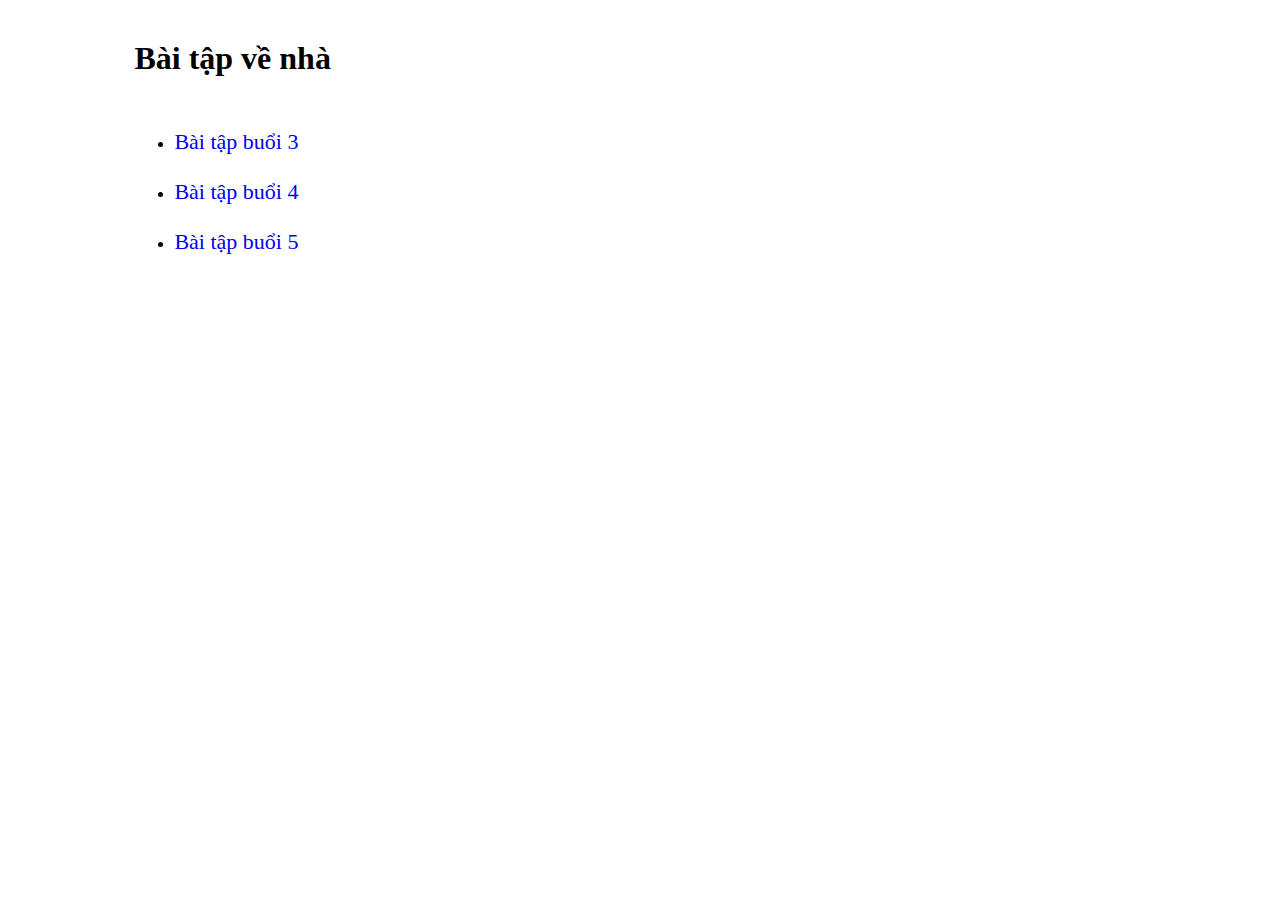
<file: index.html>
<!doctype html>
<html lang="en">
    <head>
        <meta charset="UTF-8" />
        <meta name="viewport" content="width=device-width, initial-scale=1.0" />
        <title>BTVN_F8</title>
        <style>
            ul,
            .Heading {
                margin-top: 40px;
                margin-left: 10%;
            }
            ul > li > a {
                line-height: 50px;
                text-decoration: none;
                font-size: 22px;
            }
        </style>
    </head>
    <body>
        <div class="Heading"><h1>Bài tập về nhà</h1></div>
        <ul>
            <li><a href="./F8_BTVN_Day3/Buoi_3.html">Bài tập buổi 3</a></li>
            <li><a href="./F8_BTVN-Day4/Buoi4.html">Bài tập buổi 4</a></li>
            <li><a href="./F8_BYVN_Day5/Buoi5.html">Bài tập buổi 5</a></li>
        </ul>
    </body>
</html>
</file>
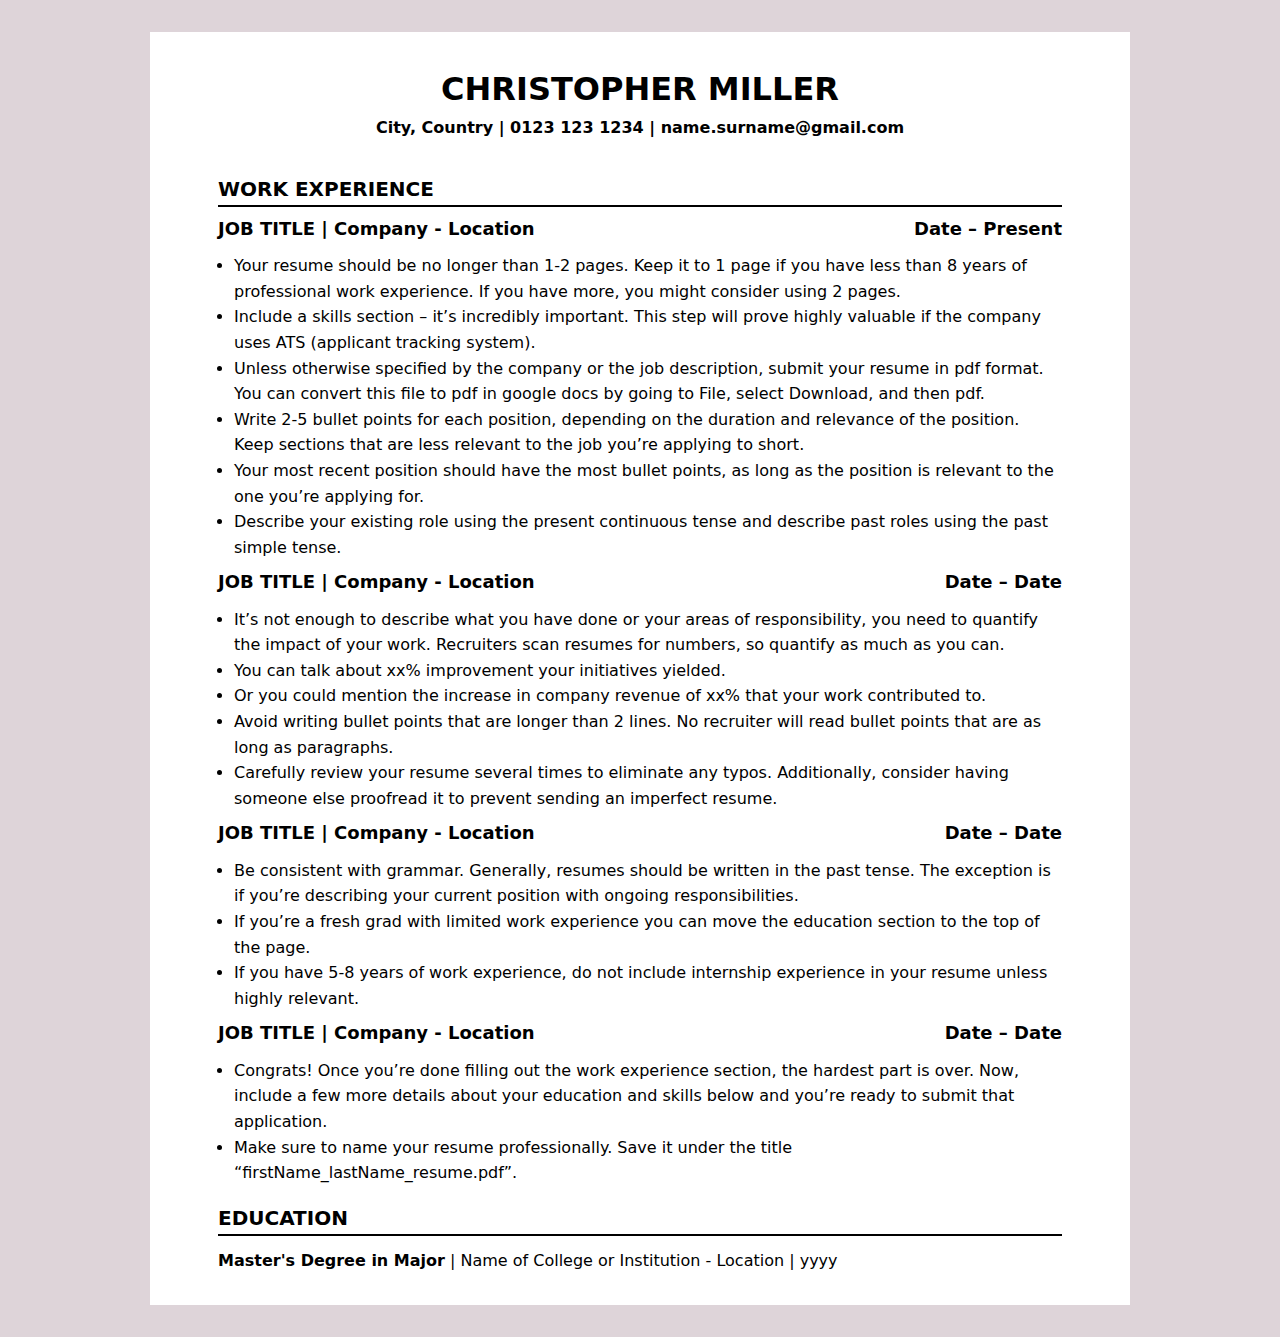
<file: F8_BTVN-Day4/cv.html>
<!doctype html>
<html lang="en">
    <head>
        <meta charset="UTF-8" />
        <meta name="viewport" content="width=device-width, initial-scale=1.0" />
        <title>Document</title>
        <link rel="stylesheet" href="./asset/reset.css" />
        <link rel="stylesheet" href="./asset/style.css" />
    </head>
    <body>
        <div class="cv">
            <div class="heading-1">
                <h1>CHRISTOPHER MILLER</h1>
                <p class="fw_600">
                    City, Country | 0123 123 1234 | name.surname@gmail.com
                </p>
            </div>
            <div class="heading-2">
                <h2>WORK EXPERIENCE</h2>
            </div>
            <div class="heading-3">
                <span>JOB TITLE | Company - Location</span>
                <span>Date – Present</span>
                <span class="full-width"></span>
            </div>
            <div class="info">
                <ul>
                    <li>
                        <p>
                            Your resume should be no longer than 1-2 pages. Keep
                            it to 1 page if you have less than 8 years of
                            professional work experience. If you have more, you
                            might consider using 2 pages.
                        </p>
                    </li>
                    <li>
                        <p>
                            Include a skills section – it’s incredibly
                            important. This step will prove highly valuable if
                            the company uses ATS (applicant tracking system).
                        </p>
                    </li>
                    <li>
                        <p>
                            Unless otherwise specified by the company or the job
                            description, submit your resume in pdf format. You
                            can convert this file to pdf in google docs by going
                            to File, select Download, and then pdf.
                        </p>
                    </li>
                    <li>
                        <p>
                            Write 2-5 bullet points for each position, depending
                            on the duration and relevance of the position. Keep
                            sections that are less relevant to the job you’re
                            applying to short.
                        </p>
                    </li>
                    <li>
                        <p>
                            Your most recent position should have the most
                            bullet points, as long as the position is relevant
                            to the one you’re applying for.
                        </p>
                    </li>
                    <li>
                        <p>
                            Describe your existing role using the present
                            continuous tense and describe past roles using the
                            past simple tense.
                        </p>
                    </li>
                </ul>
            </div>
            <div class="heading-3">
                <span>JOB TITLE | Company - Location</span>
                <span>Date – Date</span>
                <span class="full-width"></span>
            </div>
            <div class="info">
                <ul>
                    <li>
                        <p>
                            It’s not enough to describe what you have done or
                            your areas of responsibility, you need to quantify
                            the impact of your work. Recruiters scan resumes for
                            numbers, so quantify as much as you can.
                        </p>
                    </li>
                    <li>
                        <p>
                            You can talk about xx% improvement your initiatives
                            yielded.
                        </p>
                    </li>
                    <li>
                        <p>
                            Or you could mention the increase in company revenue
                            of xx% that your work contributed to.
                        </p>
                    </li>
                    <li>
                        <p>
                            Avoid writing bullet points that are longer than 2
                            lines. No recruiter will read bullet points that are
                            as long as paragraphs.
                        </p>
                    </li>
                    <li>
                        <p>
                            Carefully review your resume several times to
                            eliminate any typos. Additionally, consider having
                            someone else proofread it to prevent sending an
                            imperfect resume.
                        </p>
                    </li>
                </ul>
            </div>
            <div class="heading-3">
                <span>JOB TITLE | Company - Location</span>
                <span>Date – Date</span>
                <span class="full-width"></span>
            </div>
            <div class="info">
                <ul>
                    <li>
                        <p>
                            Be consistent with grammar. Generally, resumes
                            should be written in the past tense. The exception
                            is if you’re describing your current position with
                            ongoing responsibilities.
                        </p>
                    </li>
                    <li>
                        <p>
                            If you’re a fresh grad with limited work experience
                            you can move the education section to the top of the
                            page.
                        </p>
                    </li>
                    <li>
                        <p>
                            If you have 5-8 years of work experience, do not
                            include internship experience in your resume unless
                            highly relevant.
                        </p>
                    </li>
                </ul>
            </div>
            <div class="heading-3">
                <span>JOB TITLE | Company - Location</span>
                <span>Date – Date</span>
                <span class="full-width"></span>
            </div>
            <div class="info">
                <ul>
                    <li>
                        <p>
                            Congrats! Once you’re done filling out the work
                            experience section, the hardest part is over. Now,
                            include a few more details about your education and
                            skills below and you’re ready to submit that
                            application.
                        </p>
                    </li>
                    <li>
                        <p>
                            Make sure to name your resume professionally. Save
                            it under the title “firstName_lastName_resume.pdf”.
                        </p>
                    </li>
                </ul>
            </div>
            <div class="heading-2">
                <h2>EDUCATION</h2>
            </div>
            <div class="mt_12">
                <strong>Master's Degree in Major</strong> | Name of College or
                Institution - Location | yyyy
            </div>
        </div>
    </body>
</html>
</file>
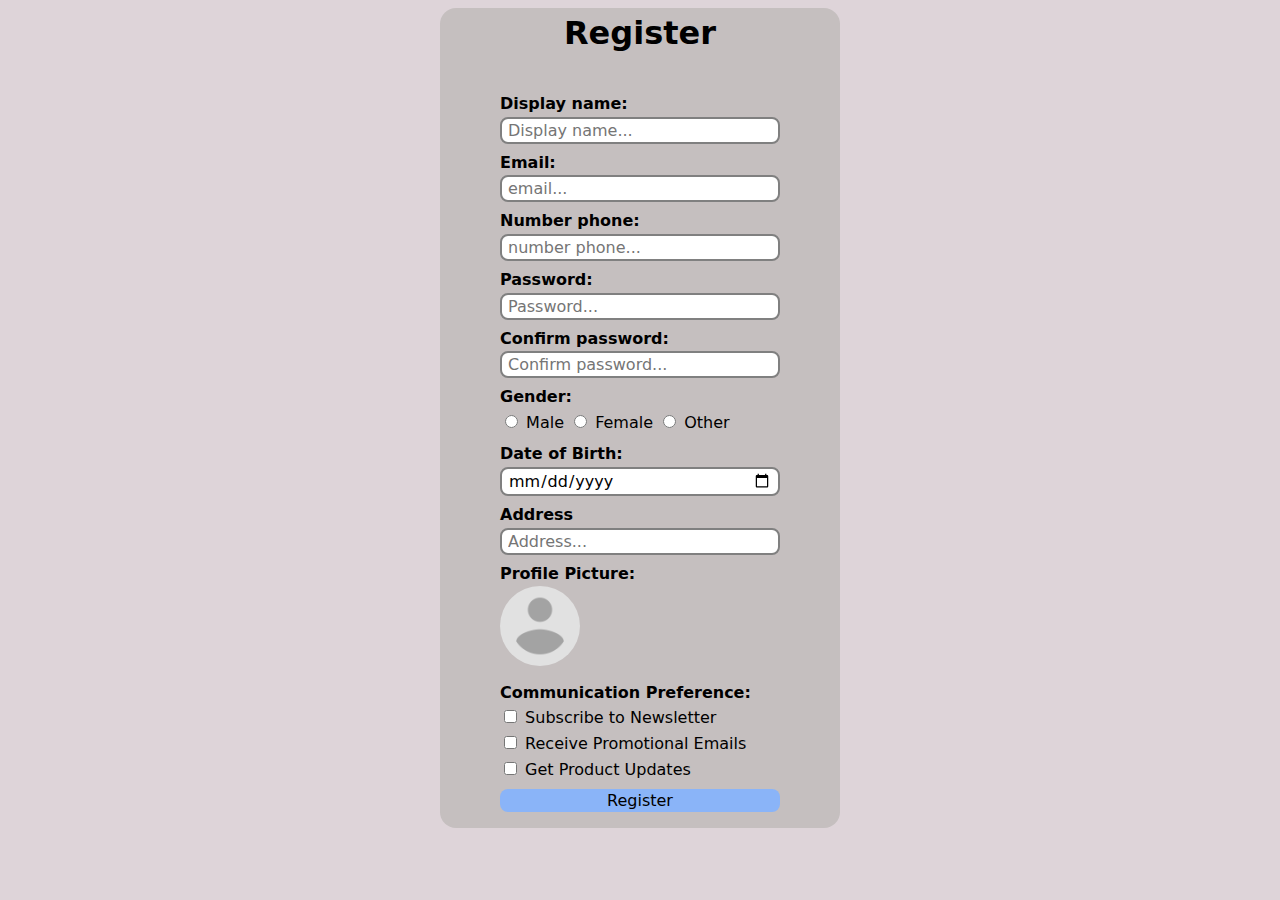
<file: F8_BTVN-Day4/form.html>
<!doctype html>
<html lang="en">
    <head>
        <meta charset="UTF-8" />
        <meta name="viewport" content="width=device-width, initial-scale=1.0" />
        <title>Document</title>
        <link rel="stylesheet" href="./asset/reset.css" />
        <link rel="stylesheet" href="./asset/style.css" />
    </head>
    <body>
        <div class="form">
            <div class="heading-1"><h1>Register</h1></div>
            <form class="Register" action="" autocomplete="off">
                <div class="form-group">
                    <label for="name" class="fw_600"> Display name: </label>
                    <input
                        type="text"
                        id="name"
                        placeholder="Display name..."
                    />
                </div>
                <div class="form-group">
                    <label for="email" class="fw_600"> Email: </label>
                    <input type="email" id="email" placeholder="email..." />
                </div>
                <div class="form-group">
                    <label for="phone" class="fw_600"> Number phone: </label>
                    <input
                        type="tel"
                        id="phone"
                        placeholder="number phone..."
                    />
                </div>
                <div class="form-group">
                    <label for="pass" class="fw_600"> Password: </label>
                    <input
                        type="password"
                        id="pass"
                        placeholder="Password..."
                    />
                </div>
                <div class="form-group">
                    <label for="cf_pass" class="fw_600">
                        Confirm password:
                    </label>
                    <input
                        type="password"
                        id="cf_pass"
                        placeholder="Confirm password..."
                    />
                </div>
                <div class="form-group">
                    <p class="fw_600">Gender:</p>
                    <div class="form-horizontal">
                        <label>
                            <input type="radio" name="gender" value="male" />
                            Male
                        </label>
                        <label>
                            <input type="radio" name="gender" value="female" />
                            Female
                        </label>
                        <label>
                            <input type="radio" name="gender" value="other" />
                            Other
                        </label>
                    </div>
                </div>
                <div class="form-group">
                    <label for="date" class="fw_600"> Date of Birth: </label>
                    <input type="date" id="date" />
                </div>
                <div class="form-group">
                    <label for="address" class="fw_600"> Address </label>
                    <input type="text" id="address" placeholder="Address..." />
                </div>
                <div class="form-group">
                    <p class="fw_600">Profile Picture:</p>
                    <label>
                        <img
                            src="./asset/img/img-avatar-pl_holder.png"
                            alt=""
                            class="avatar"
                        />
                        <input type="file" hidden accept="image/*" />
                    </label>
                    <input type="file" hidden />
                </div>
                <div class="form-group">
                    <p class="fw_600">Communication Preference:</p>
                    <label>
                        <input
                            type="checkbox"
                            name="Preference"
                            value="newsletter"
                        />
                        Subscribe to Newsletter
                    </label>
                    <label>
                        <input
                            type="checkbox"
                            name="Preference"
                            value="promotional email"
                        />
                        Receive Promotional Emails
                    </label>
                    <label>
                        <input
                            type="checkbox"
                            name="Preference"
                            value="get update"
                        />
                        Get Product Updates
                    </label>
                </div>
                <div class="form-group">
                    <button>Register</button>
                </div>
            </form>
        </div>
    </body>
</html>
</file>
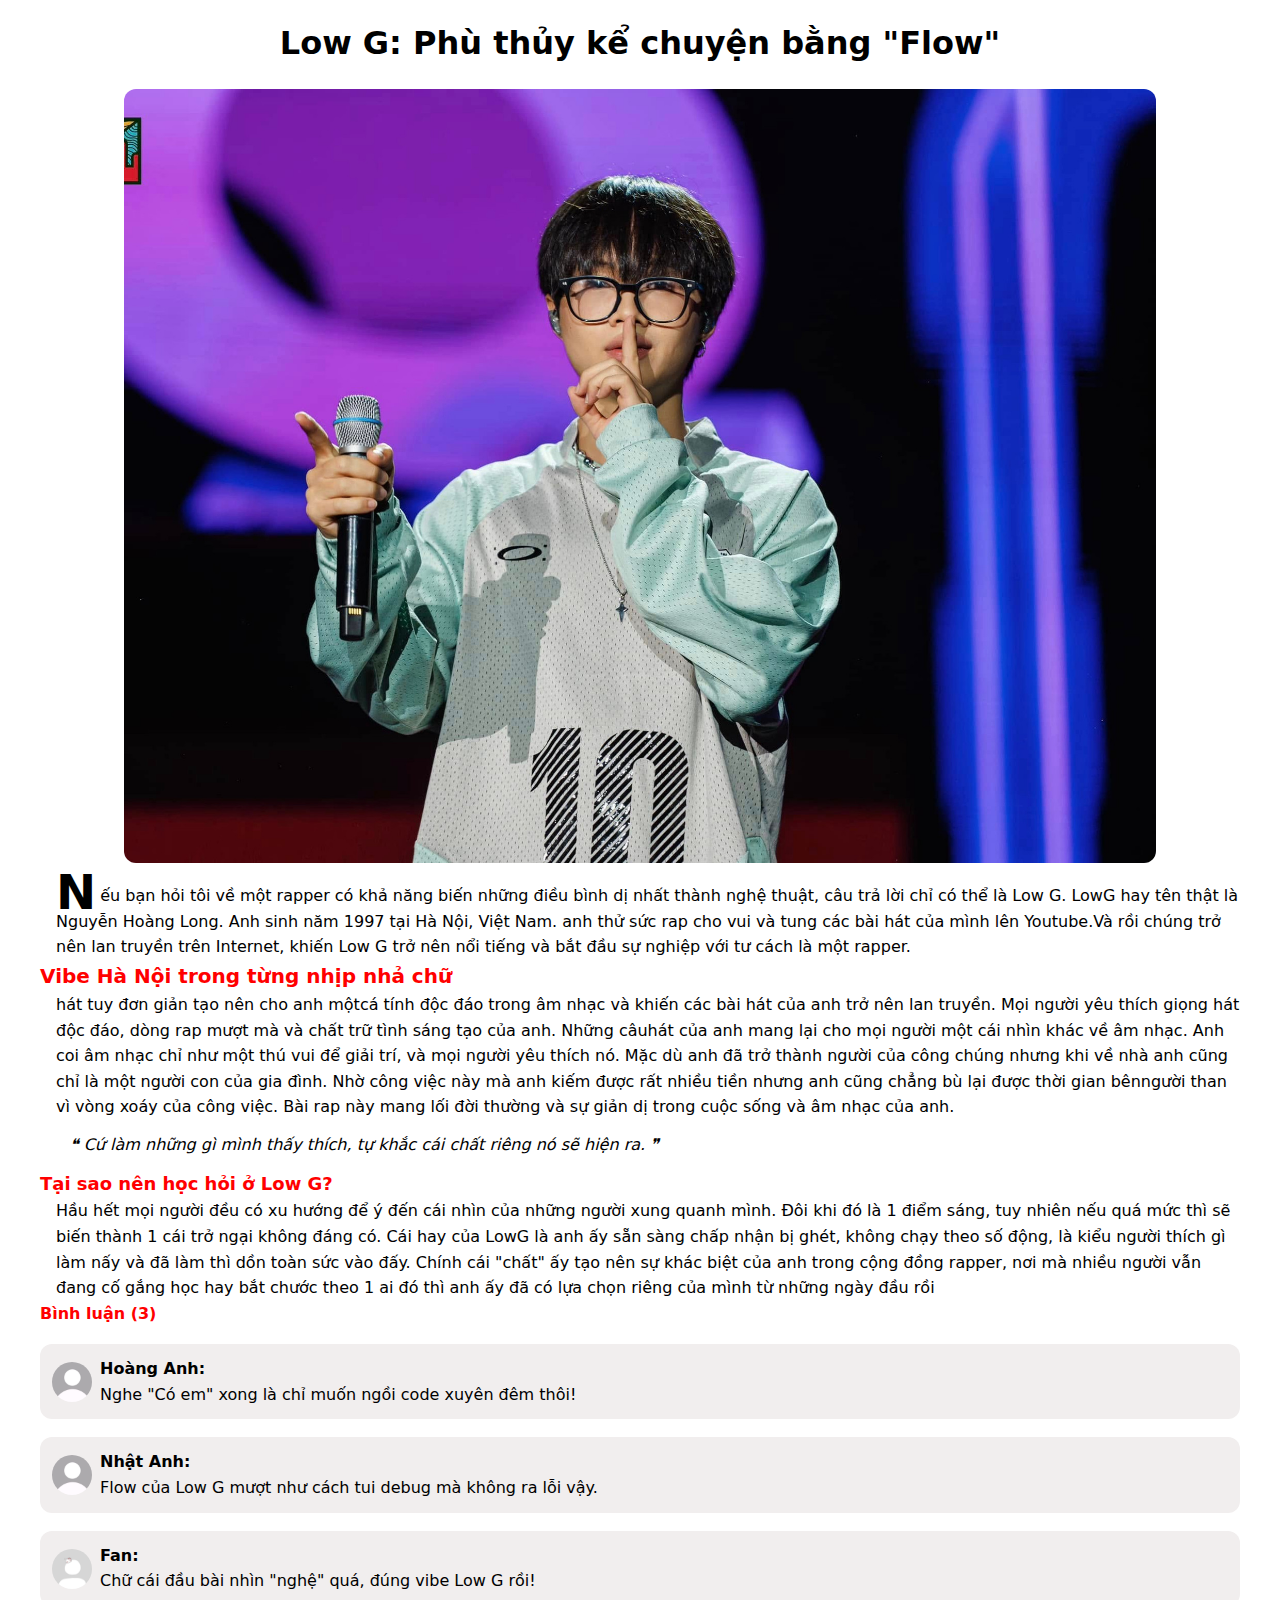
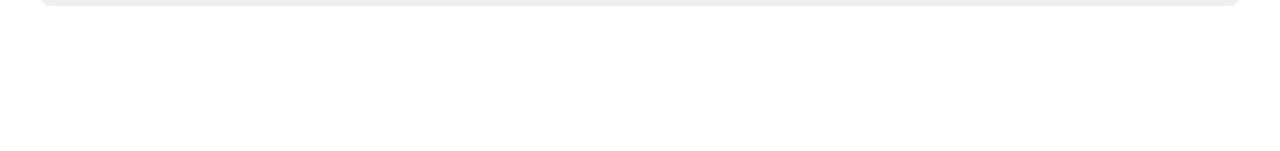
<file: F8_BYVN_Day5/blog-post.html>
<!doctype html>
<html lang="vi">
    <head>
        <meta charset="UTF-8" />
        <meta name="viewport" content="width=device-width, initial-scale=1.0" />
        <title>
            Low G - Khi Flow trở thành một thứ khó đoán | Blog của Hoàng Anh
        </title>
        <link rel="stylesheet" href="./asset/reset.css" />
        <link rel="stylesheet" href="./asset/styles.css" />
    </head>
    <body>
        <div class="main-blog">
            <header class="blog-header">
                <h1 class="title">Low G: Phù thủy kể chuyện bằng "Flow"</h1>
                <img
                    src="/F8_BYVN_Day5/asset/img/anh-nen_LowG.jpg"
                    alt="Low G"
                    class="hero-img"
                />
            </header>

            <div class="content-body">
                <p class="first-para">
                    Nếu bạn hỏi tôi về một rapper có khả năng biến những điều
                    bình dị nhất thành nghệ thuật, câu trả lời chỉ có thể là Low
                    G. LowG hay tên thật là Nguyễn Hoàng Long. Anh sinh năm 1997
                    tại Hà Nội, Việt Nam. anh thử sức rap cho vui và tung các
                    bài hát của mình lên Youtube.Và rồi chúng trở nên lan truyền
                    trên Internet, khiến Low G trở nên nổi tiếng và bắt đầu sự
                    nghiệp với tư cách là một rapper.
                </p>

                <h2 class="sub-heading">Vibe Hà Nội trong từng nhịp nhả chữ</h2>
                <p>
                    hát tuy đơn giản tạo nên cho anh mộtcá tính độc đáo trong âm
                    nhạc và khiến các bài hát của anh trở nên lan truyền. Mọi
                    người yêu thích giọng hát độc đáo, dòng rap mượt mà và chất
                    trữ tình sáng tạo của anh. Những câuhát của anh mang lại cho
                    mọi người một cái nhìn khác về âm nhạc. Anh coi âm nhạc chỉ
                    như một thú vui để giải trí, và mọi người yêu thích nó. Mặc
                    dù anh đã trở thành người của công chúng nhưng khi về nhà
                    anh cũng chỉ là một người con của gia đình. Nhờ công việc
                    này mà anh kiếm được rất nhiều tiền nhưng anh cũng chẳng bù
                    lại được thời gian bênngười than vì vòng xoáy của công việc.
                    Bài rap này mang lối đời thường và sự giản dị trong cuộc
                    sống và âm nhạc của anh.
                </p>

                <blockquote class="cool-quote">
                    Cứ làm những gì mình thấy thích, tự khắc cái chất riêng nó
                    sẽ hiện ra.
                </blockquote>

                <h3 class="sub-heading">Tại sao nên học hỏi ở Low G?</h3>
                <p>
                    Hầu hết mọi người đều có xu hướng để ý đến cái nhìn của
                    những người xung quanh mình. Đôi khi đó là 1 điểm sáng, tuy
                    nhiên nếu quá mức thì sẽ biến thành 1 cái trở ngại không
                    đáng có. Cái hay của LowG là anh ấy sẵn sàng chấp nhận bị
                    ghét, không chạy theo số động, là kiểu người thích gì làm
                    nấy và đã làm thì dồn toàn sức vào đấy. Chính cái "chất" ấy
                    tạo nên sự khác biệt của anh trong cộng đồng rapper, nơi mà
                    nhiều người vẫn đang cố gắng học hay bắt chước theo 1 ai đó
                    thì anh ấy đã có lựa chọn riêng của mình từ những ngày đầu
                    rồi
                </p>
            </div>

            <div class="comments">
                <h4 class="sub-heading">Bình luận (3)</h4>

                <div class="comment-item">
                    <img src="./asset/img/avatar_trang_1.jpg" alt="" />
                    <strong>Hoàng Anh:</strong>
                    <p>
                        Nghe "Có em" xong là chỉ muốn ngồi code xuyên đêm thôi!
                    </p>
                </div>
                <div class="comment-item">
                    <img src="./asset/img/avatar_trang_1.jpg" alt="" />
                    <strong>Nhật Anh:</strong>
                    <p>
                        Flow của Low G mượt như cách tui debug mà không ra lỗi
                        vậy.
                    </p>
                </div>
                <div class="comment-item">
                    <img src="./asset/img/anh-avatar-trang2.jpg" alt="" />
                    <strong>Fan:</strong>
                    <p>Chữ cái đầu bài nhìn "nghệ" quá, đúng vibe Low G rồi!</p>
                </div>
            </div>
        </div>
    </body>
</html>
</file>
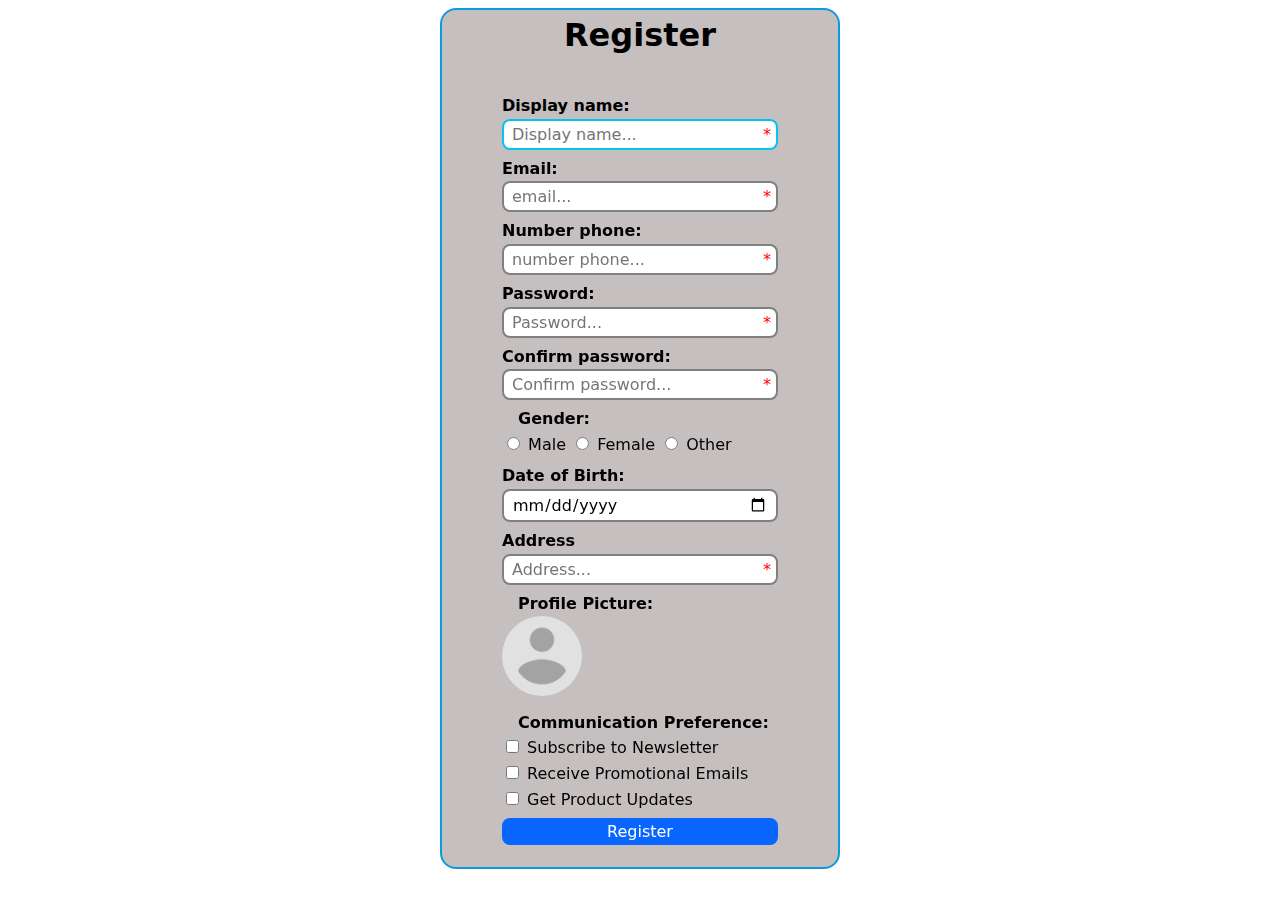
<file: F8_BYVN_Day5/form-interactive.html>
<!doctype html>
<html lang="en">
    <head>
        <meta charset="UTF-8" />
        <meta name="viewport" content="width=device-width, initial-scale=1.0" />
        <title>Form</title>
        <link rel="stylesheet" href="./asset/reset.css" />
        <link rel="stylesheet" href="./asset/styles.css" />
    </head>
    <body>
        <div class="form">
            <div class="heading-1"><h1>Register</h1></div>
            <form
                class="Register"
                action=""
                autocomplete="off"
                spellcheck="false"
            >
                <div class="form-group">
                    <label for="name" class="fw_600"> Display name: </label>
                    <input
                        type="text"
                        id="name"
                        placeholder="Display name..."
                        autofocus
                        required
                    />
                </div>
                <div class="form-group">
                    <label for="email" class="fw_600"> Email: </label>
                    <input
                        type="email"
                        id="email"
                        placeholder="email..."
                        required
                    />
                </div>
                <div class="form-group">
                    <label for="phone" class="fw_600"> Number phone: </label>
                    <input
                        type="tel"
                        id="phone"
                        placeholder="number phone..."
                        required
                    />
                </div>
                <div class="form-group">
                    <label for="pass" class="fw_600"> Password: </label>
                    <input
                        type="password"
                        id="pass"
                        placeholder="Password..."
                        required
                    />
                </div>
                <div class="form-group">
                    <label for="cf_pass" class="fw_600">
                        Confirm password:
                    </label>
                    <input
                        type="password"
                        id="cf_pass"
                        placeholder="Confirm password..."
                        required
                    />
                </div>
                <div class="form-group">
                    <p class="fw_600">Gender:</p>
                    <div class="form-horizontal">
                        <label>
                            <input type="radio" name="gender" value="male" />
                            Male
                        </label>
                        <label>
                            <input type="radio" name="gender" value="female" />
                            Female
                        </label>
                        <label>
                            <input type="radio" name="gender" value="other" />
                            Other
                        </label>
                    </div>
                </div>
                <div class="form-group">
                    <label for="date" class="fw_600"> Date of Birth: </label>
                    <input class="not-required" type="date" id="date" />
                </div>
                <div class="form-group">
                    <label for="address" class="fw_600"> Address </label>
                    <input
                        type="text"
                        id="address"
                        placeholder="Address..."
                        required
                    />
                </div>
                <div class="form-group">
                    <p class="fw_600">Profile Picture:</p>
                    <label>
                        <img
                            src="./asset/img/img-avatar-pl_holder.png"
                            alt=""
                            class="avatar"
                        />
                        <input type="file" hidden accept="image/*" />
                    </label>
                </div>
                <div class="form-group">
                    <p class="fw_600">Communication Preference:</p>
                    <label>
                        <input
                            type="checkbox"
                            name="Communication-Preference"
                            value="newsletter"
                        />
                        Subscribe to Newsletter
                    </label>
                    <label>
                        <input
                            type="checkbox"
                            name="Communication-Preference"
                            value="promotional email"
                        />
                        Receive Promotional Emails
                    </label>
                    <label>
                        <input
                            type="checkbox"
                            name="Communication-Preference"
                            value="get update"
                        />
                        Get Product Updates
                    </label>
                </div>
                <div class="form-group">
                    <button class="btn">Register</button>
                </div>
            </form>
        </div>
    </body>
</html>
</file>
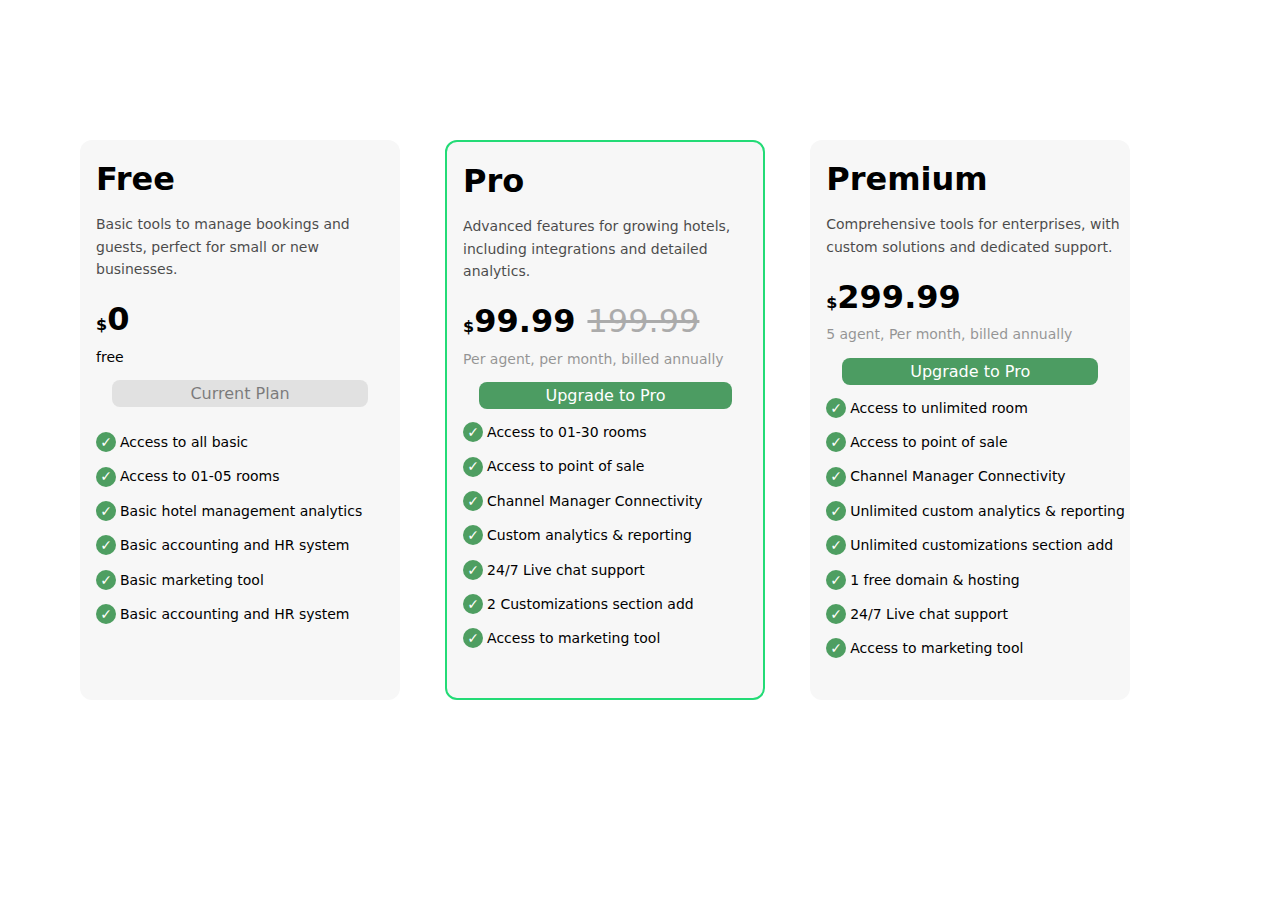
<file: F8_BYVN_Day5/pricing-table.html>
<!doctype html>
<html lang="en">
    <head>
        <meta charset="UTF-8" />
        <meta name="viewport" content="width=device-width, initial-scale=1.0" />
        <title>pricing-table</title>
        <link rel="stylesheet" href="./asset/reset.css" />
        <link rel="stylesheet" href="./asset/styles.css" />
    </head>
    <body>
        <div class="container">
            <div class="box box-1">
                <div class="content">
                    <h3>Free</h3>
                    <p class="mt-8" style="opacity: 0.7">
                        Basic tools to manage bookings and guests, perfect for
                        small or new businesses.
                    </p>
                    <h3>0</h3>
                    <p>free</p>
                    <button class="btn-current mt_12">Current Plan</button>
                    <p class="tick">Access to all basic</p>
                    <p class="tick">Access to 01-05 rooms</p>
                    <p class="tick">Basic hotel management analytics</p>
                    <p class="tick">Basic accounting and HR system</p>
                    <p class="tick">Basic marketing tool</p>
                    <p class="tick">Basic accounting and HR system</p>
                </div>
            </div>

            <div class="box box-2">
                <div class="content">
                    <h3>Pro</h3>
                    <p class="mt-8" style="opacity: 0.7">
                        Advanced features for growing hotels, including
                        integrations and detailed analytics.
                    </p>
                    <h3 class="discount price">99.99</h3>
                    <p>Per agent, per month, billed annually</p>
                    <button class="btn-up mt_12">Upgrade to Pro</button>
                    <p class="tick">Access to 01-30 rooms</p>
                    <p class="tick">Access to point of sale</p>
                    <p class="tick">Channel Manager Connectivity</p>
                    <p class="tick">Custom analytics & reporting</p>
                    <p class="tick">24/7 Live chat support</p>
                    <p class="tick">2 Customizations section add</p>
                    <p class="tick">Access to marketing tool</p>
                </div>
            </div>

            <div class="box box-3">
                <div class="content">
                    <h3>Premium</h3>
                    <p class="mt-8" style="opacity: 0.7">
                        Comprehensive tools for enterprises, with custom
                        solutions and dedicated support.
                    </p>
                    <h3 class="price">299.99</h3>
                    <p>5 agent, Per month, billed annually</p>
                    <button class="btn-up mt_12">Upgrade to Pro</button>
                    <p class="tick">Access to unlimited room</p>
                    <p class="tick">Access to point of sale</p>
                    <p class="tick">Channel Manager Connectivity</p>
                    <p class="tick">Unlimited custom analytics & reporting</p>
                    <p class="tick">Unlimited customizations section add</p>
                    <p class="tick">1 free domain & hosting</p>
                    <p class="tick">24/7 Live chat support</p>
                    <p class="tick">Access to marketing tool</p>
                </div>
            </div>
        </div>
    </body>
</html>
</file>
<file: F8_BTVN-Day4/asset/style.css>
* {
    box-sizing: border-box;
}

h1,
h2,
h3,
h4,
h5,
h6 {
    font-weight: bold;
}

h1 {
    font-size: 32px;
}

h2 {
    font-size: 20px;
}

h3 {
    font-size: 18px;
}

p {
    font-size: 16px;
}

b,
strong {
    font-weight: bold;
}

i,
em {
    font-style: italic;
}

u {
    text-decoration: underline;
}

li {
    list-style-type: disc;
}

input,
button,
textarea,
select {
    font-size: inherit;
    font-family: inherit;
}

/* CV */

body {
    background-color: rgb(222, 212, 217);
    font-family:
        system-ui,
        -apple-system,
        BlinkMacSystemFont,
        "Segoe UI",
        Roboto,
        Oxygen,
        Ubuntu,
        Cantarell,
        "Open Sans",
        "Helvetica Neue",
        sans-serif;
    line-height: 1.6;
}

.mt_12 {
    margin-top: 12px;
}

.fw_600 {
    font-weight: 600;
}

.cv {
    max-width: 980px;
    min-height: 100px;
    margin: 32px auto;
    background-color: white;
    padding: 32px 68px;
}

.heading-1 {
    text-align: center;
    margin-bottom: 32px;
}

.heading-2 {
    margin-top: 16px;
    border-bottom: 2px solid black;
}

.heading-3 {
    text-align: justify;
    padding-top: 8px;
    margin-bottom: -16px;
}

.heading-3 span {
    display: inline-block;
    font-weight: bold;
    font-size: 18px;
}

.full-width {
    width: 100%;
}

.info ul {
    padding-left: 16px;
}

/* Menu */

.menu {
    background-color: #3e5cca;
    padding: 18px 60px;
    font-size: 0;
}

.menu > li {
    display: inline-block;
}

.menu > li > a {
    color: white;
    text-decoration: none;
    padding: 20px 20px;
    font-size: 18px;
}

.menu .active {
    color: black;
    background-color: white;
}

/* Form */
.form {
    background: rgb(197, 191, 191);
    max-width: 400px;
    margin: 8px auto;
    border-radius: 16px;
}

.form .form-group {
    margin: 6px auto;
    padding-left: 60px;
    padding-right: 60px;
}

.form-group > label {
    display: block;
}

.form-group .avatar {
    width: 80px;
    height: 80px;
    border-radius: 50%;
}

.form-group > input,
button {
    outline: none;
    padding: 2px 6px;
    border-radius: 8px;
    border: 2px solid gray;
    width: 100%;
}

.form-group > button {
    background: #8ab4f8;
    margin-bottom: 16px;
    border: none;
}
</file>
<file: F8_BYVN_Day5/asset/styles.css>
* {
    box-sizing: border-box;
}

h1,
h2,
h3,
h4,
h5,
h6 {
    font-weight: bold;
}

h1 {
    font-size: 32px;
}

h2 {
    font-size: 20px;
}

h3 {
    font-size: 18px;
}

p {
    font-size: 16px;
}

b,
strong {
    font-weight: bold;
}

i,
em {
    font-style: italic;
}

u {
    text-decoration: underline;
}

li {
    list-style-type: disc;
}

input,
button,
textarea,
select {
    font-size: inherit;
    font-family: inherit;
}

body {
    /* background-color: rgb(198, 193, 196); */
    font-family:
        system-ui,
        -apple-system,
        BlinkMacSystemFont,
        "Segoe UI",
        Roboto,
        Oxygen,
        Ubuntu,
        Cantarell,
        "Open Sans",
        "Helvetica Neue",
        sans-serif;
    line-height: 1.6;
}

.mt_12 {
    margin-top: 12px;
}

.mt-8 {
    margin-top: 8px;
}

.fw_600 {
    font-weight: 600;
}

html {
    font-size: 16px;
}

/* Bai_1 */

.menu {
    background-color: #3e5cca;
    padding: 20px 60px;
    font-size: 0;
}

.menu li {
    display: inline-block;
    height: 26px;
    margin-top: -2px;
}

.menu > li > a {
    color: white;
    text-decoration: none;
    padding: 20px 20px;
    font-size: 1.125rem;
    margin-bottom: 8px;
    border-left: 2px solid black;
}

.menu > li:first-child > a {
    border-left: none;
}

.menu .active:hover {
    color: black;
    background-color: white;
}

.menu .active:active {
    color: red;
    background: black;
}

.menu li a::before {
    content: "\25B6";
    padding: 0 10px 0 0px;
    height: 0px;
    vertical-align: top;
}

/* Bài 2 */
.heading-1 {
    text-align: center;
    margin-bottom: 32px;
}

.form {
    background: rgb(197, 191, 191);
    max-width: 400px;
    margin: 8px auto;
    border-radius: 16px;
}

.form .form-group {
    margin: 6px auto;
    padding-left: 60px;
    padding-right: 60px;
}

.form-group > label {
    display: block;
}

.form-group .avatar {
    width: 80px;
    height: 80px;
    border-radius: 50%;
    cursor: pointer;
}

.form-group > input,
button {
    outline: none;
    padding: 4px 8px;
    border-radius: 8px;
    border: 2px solid gray;
    width: 100%;
}

.form-group .btn {
    background: #0866ff;
    margin-bottom: 16px;
    border: none;
    color: #ffffff;
    cursor: pointer;
}

.form-group .btn:hover {
    opacity: 0.8;
}
.form-group .btn:active {
    color: #ccc;
    background: white;
}
.form-group input:focus {
    border-color: #07c4ea;
}

.form-group input:user-invalid {
    border-color: red;
}

.form-group:has(input:required)::after {
    content: "*";
    color: red;
    margin: -20px;
}

.form:has(input:focus) {
    border: 2px solid rgb(13, 155, 222);
}

/* Bài 3 */
.container {
    width: 1200px;
    height: 100vh;
    background: white;
    margin: 0 auto;
}
.container .box {
    background: #f7f7f7;
    height: 560px;
    width: 320px;
    display: inline-block;
    vertical-align: top;
    margin: 140px 0 0 40px;
    border-radius: 12px;
}

.container .box:hover {
    cursor: pointer;
    box-shadow: 0 0 20px 14px rgba(0, 0, 0, 0.1);
}

.container .box:nth-child(2) {
    border: 2px solid #23db76;
}

.content > h3,
p {
    padding-left: 16px;
}

.content > h3 {
    padding-top: 14px;
    font-size: 2rem;
}

.content > .btn-current {
    width: 100%;
    margin-bottom: 12px;
    background: #ccc;
    opacity: 0.5;
    border: none;
    padding: 4px;
}
.content .btn-current,
.btn-up {
    width: 80%;
    margin-left: 32px;
}

.content > p {
    font-size: 0.875rem;
}

.content .tick {
    font-size: 0.875rem;
    margin-top: 12px;
}

.content h3:nth-of-type(2)::before {
    content: "$";
    font-size: 1rem;
}

.content .tick::before {
    content: "✓ ";
    color: white;
    display: inline-flex;
    background: #4e9e61;
    border-radius: 50%;
    justify-content: center;
    align-items: center;
    width: 20px;
    height: 20px;
    margin-right: 4px;
}

.content > .btn-up {
    border: none;
    background-color: #4c9c62;
    color: white;
    padding: 4px;
}

.content .discount::after {
    content: "199.99";
    padding-left: 12px;
    opacity: 0.3;
    font-weight: 300;
    text-decoration: line-through;
}

.content .price + p {
    opacity: 0.4;
}

.box-3 .content .tick {
    font-size: 0.875rem;
}

/* Bài 4 */

.main-blog {
    width: 1200px;
    height: 100vh;
    margin: 18px auto;
}

.main-blog .title {
    text-align: center;
}

.main-blog img {
    width: 86%;
    margin: 20px auto;
    border-radius: 12px;
    display: block;
}

.content-body .first-para::first-letter {
    font-size: 3rem;
    font-weight: bold;
    float: left;
    line-height: 0.4;
    margin-right: 4px;
}

.content-body p::first-line {
    font-weight: 500;
}

.content-body p::selection {
    background: #098dd3;
}

.content-body .cool-quote {
    margin: 12px 30px;
    font-style: italic;
}

.content-body .cool-quote::before {
    content: "❝";
}

.content-body .cool-quote::after {
    content: "❞";
}

.main-blog .sub-heading:not(h1) {
    font-weight: 600;
    color: red;
}

.comments {
    height: 50%;
}

.comments .comment-item img {
    width: 40px;
    height: 40px;
    border-radius: 50%;
    float: left;
    margin: 6px 8px 0 0;
}

.comments .comment-item {
    background: #f1eeee;
    margin-top: 18px;
    padding: 12px 12px;
    border-radius: 12px;
}

.comments .comment-item:last-child {
    margin-bottom: 30px;
}

.comments .comment-item:hover {
    cursor: pointer;
    box-shadow: 0 0 20px 14px rgba(0, 0, 0, 0.1);
}

.content-body p:nth-of-type(2)::selection {
    color: blue;
    background: #ccc;
}
</file>
